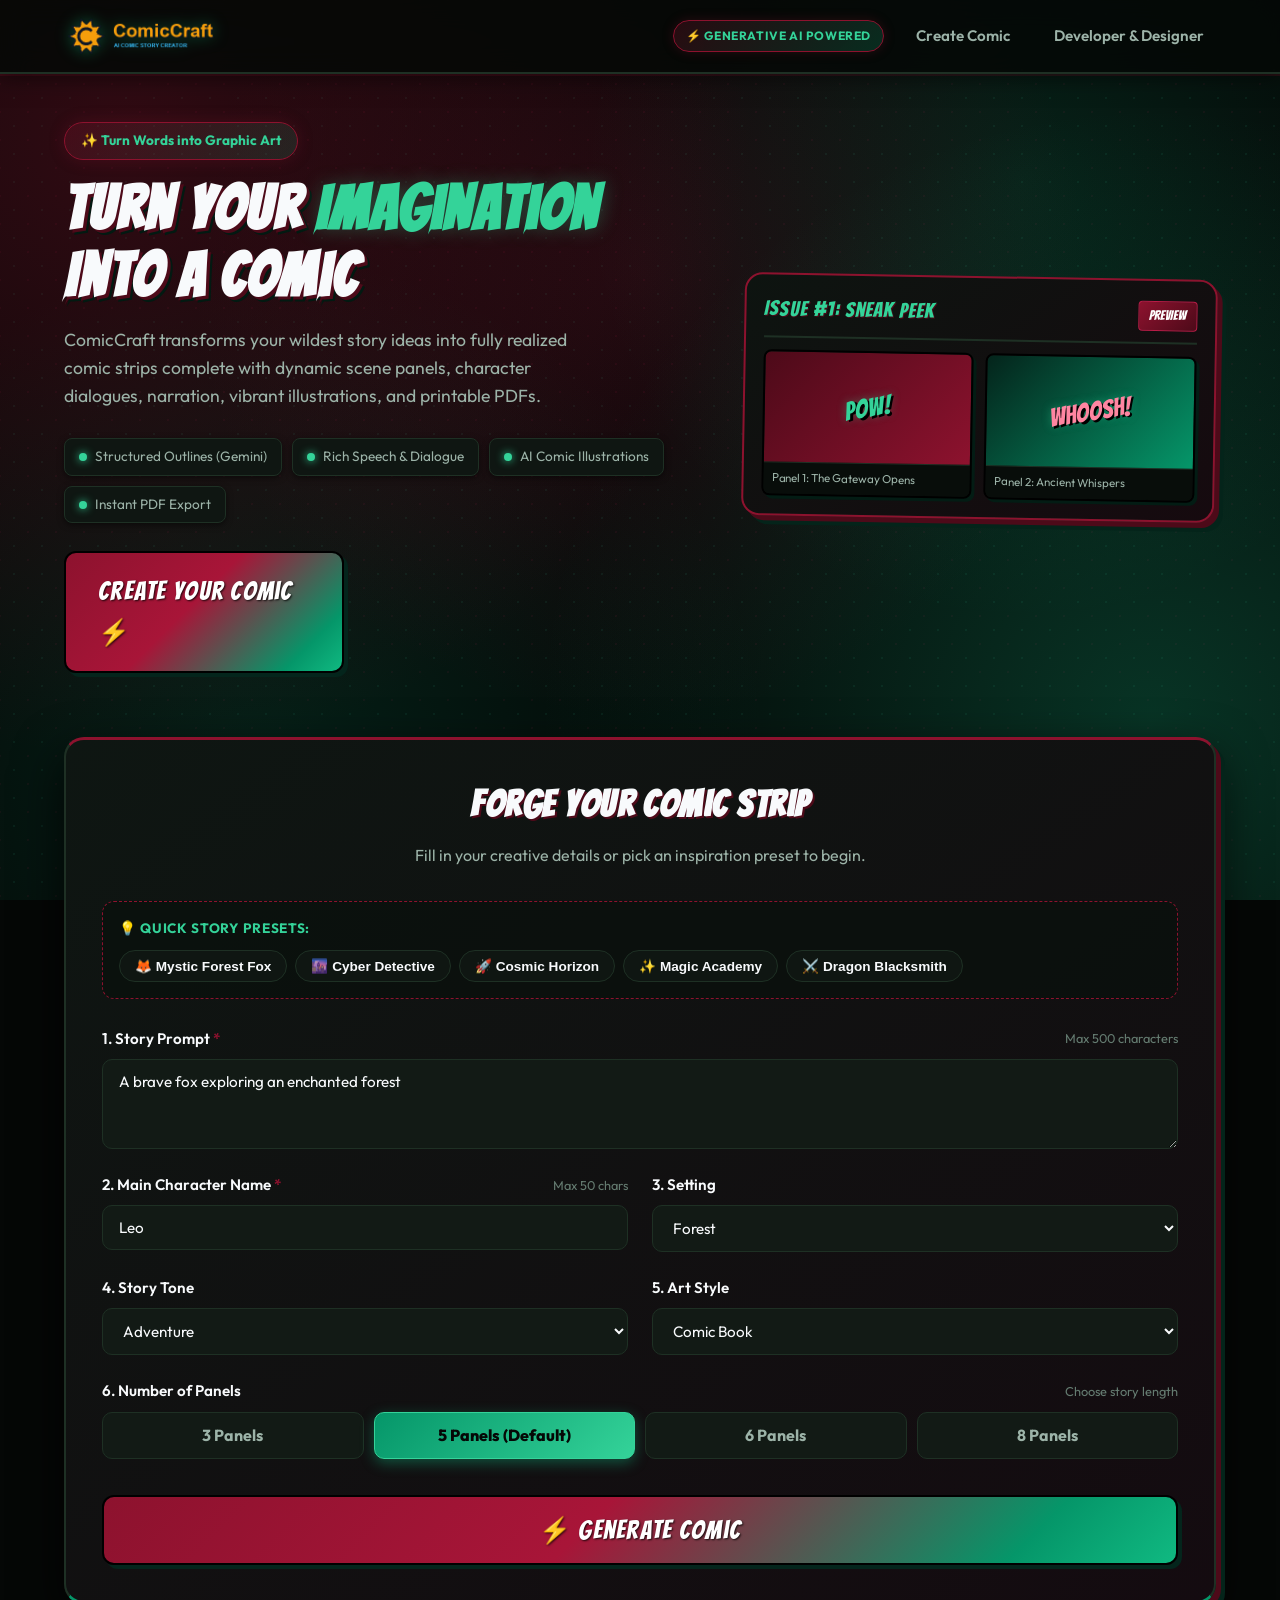
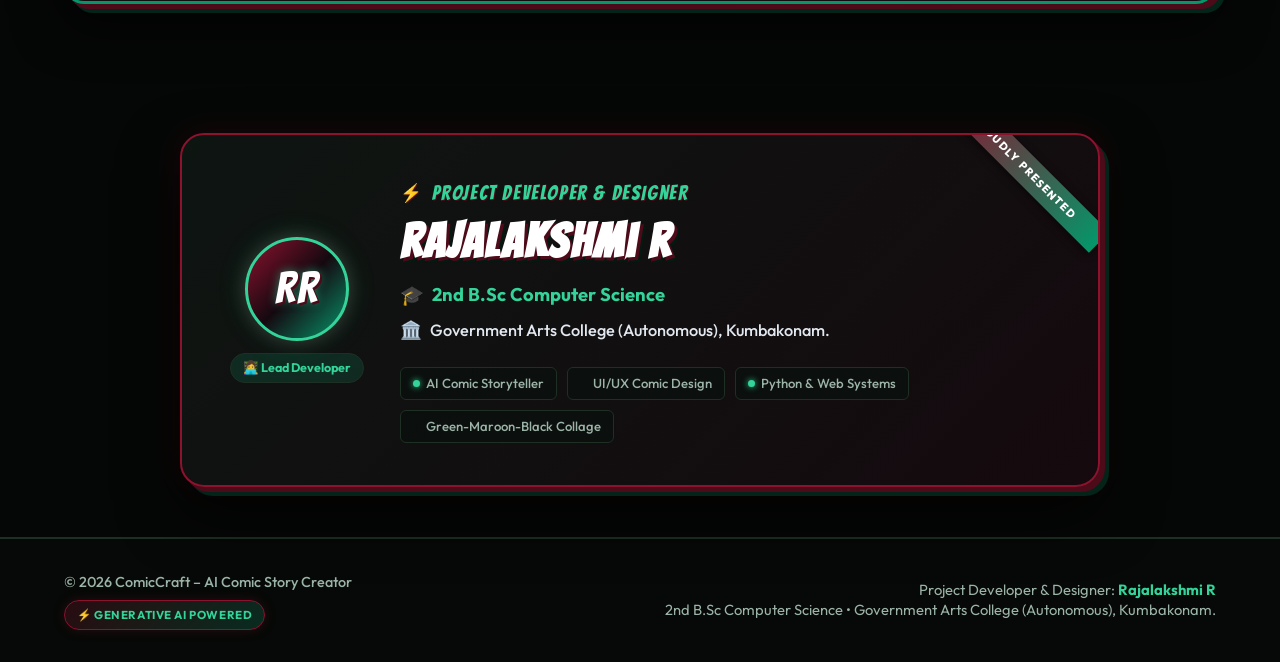
<file: index.html>
<!DOCTYPE html>
<html lang="en">
<head>
  <meta charset="UTF-8">
  <meta name="viewport" content="width=device-width, initial-scale=1.0">
  <title>ComicCraft – AI Comic Story Creator</title>
  <meta name="description" content="Turn your imagination into stunning AI-generated comics with storylines, dialogues, comic illustrations, and downloadable PDFs.">
  <link rel="stylesheet" href="./static/css/style.css">
  <link rel="icon" type="image/png" href="./static/images/logo.png">
</head>
<body>

  <!-- Navigation -->
  <header class="site-nav">
    <div class="container nav-content">
      <a href="#" class="brand-logo" id="nav-brand-logo">
        <img src="./static/images/logo.png" alt="ComicCraft Logo">
      </a>
      <div class="nav-links">
        <span class="nav-badge">⚡ Generative AI Powered</span>
        <a href="#create-comic" class="nav-link">Create Comic</a>
        <a href="#developer-credits" class="nav-link">Developer & Designer</a>
      </div>
    </div>
  </header>

  <!-- Hero Section -->
  <section class="hero-section">
    <div class="container">
      <div class="hero-grid">
        <div class="hero-copy">
          <div class="hero-badge-pill">
            <span>✨ Turn Words into Graphic Art</span>
          </div>
          <h1 class="hero-title">
            Turn Your <span class="highlight">Imagination</span> Into a Comic
          </h1>
          <p class="hero-description">
            ComicCraft transforms your wildest story ideas into fully realized comic strips complete with dynamic scene panels, character dialogues, narration, vibrant illustrations, and printable PDFs.
          </p>

          <div class="hero-feature-tags">
            <div class="feature-tag"><span class="dot"></span> Structured Outlines (Gemini)</div>
            <div class="feature-tag"><span class="dot"></span> Rich Speech & Dialogue</div>
            <div class="feature-tag"><span class="dot"></span> AI Comic Illustrations</div>
            <div class="feature-tag"><span class="dot"></span> Instant PDF Export</div>
          </div>

          <a href="#create-comic" class="btn-generate" style="max-width: 280px; text-decoration: none;" id="cta-hero-btn">
            Create Your Comic ⚡
          </a>
        </div>

        <div class="hero-showcase">
          <div class="showcase-card">
            <div class="showcase-header">
              <span class="showcase-title">Issue #1: Sneak Peek</span>
              <span class="showcase-badge">PREVIEW</span>
            </div>
            <div class="showcase-mockup-strip">
              <div class="mockup-panel">
                <div class="mockup-panel-visual">
                  <span class="mockup-sfx">POW!</span>
                </div>
                <div class="mockup-panel-caption">Panel 1: The Gateway Opens</div>
              </div>
              <div class="mockup-panel">
                <div class="mockup-panel-visual" style="background: linear-gradient(135deg, #04241b, #059669);">
                  <span class="mockup-sfx" style="color: #ff85a1;">WHOOSH!</span>
                </div>
                <div class="mockup-panel-caption">Panel 2: Ancient Whispers</div>
              </div>
            </div>
          </div>
        </div>
      </div>
    </div>
  </section>

  <!-- Comic Creation Form Section -->
  <main class="creation-section" id="create-comic">
    <div class="container">
      <div class="form-wrapper">
        <div class="form-header">
          <h2 class="form-headline">Forge Your Comic Strip</h2>
          <p class="form-subheadline">Fill in your creative details or pick an inspiration preset to begin.</p>
        </div>

        <!-- Preset Inspirations Bar -->
        <div class="presets-container">
          <div class="presets-label">
            <span>💡 Quick Story Presets:</span>
          </div>
          <div class="presets-chips">
            <button type="button" class="preset-btn" data-preset="fox">🦊 Mystic Forest Fox</button>
            <button type="button" class="preset-btn" data-preset="cyber">🌆 Cyber Detective</button>
            <button type="button" class="preset-btn" data-preset="space">🚀 Cosmic Horizon</button>
            <button type="button" class="preset-btn" data-preset="academy">✨ Magic Academy</button>
            <button type="button" class="preset-btn" data-preset="fantasy">⚔️ Dragon Blacksmith</button>
          </div>
        </div>

        <form action="#" method="POST" id="comic-form">
          <div class="form-grid">

            <!-- Field 1: Story Prompt -->
            <div class="form-group full-width">
              <label for="story_prompt" class="form-label">
                <span>1. Story Prompt <span style="color: var(--comic-red);">*</span></span>
                <span class="label-hint">Max 500 characters</span>
              </label>
              <textarea 
                id="story_prompt" 
                name="story_prompt" 
                class="textarea-field" 
                placeholder="e.g. A brave fox exploring an enchanted forest to uncover a hidden celestial crystal..." 
                required 
                minlength="3" 
                maxlength="500"
              >A brave fox exploring an enchanted forest</textarea>
            </div>

            <!-- Field 2: Character Name -->
            <div class="form-group">
              <label for="character_name" class="form-label">
                <span>2. Main Character Name <span style="color: var(--comic-red);">*</span></span>
                <span class="label-hint">Max 50 chars</span>
              </label>
              <input 
                type="text" 
                id="character_name" 
                name="character_name" 
                class="input-field" 
                placeholder="e.g. Leo" 
                value="Leo" 
                required 
                maxlength="50"
              >
            </div>

            <!-- Field 3: Setting -->
            <div class="form-group">
              <label for="setting" class="form-label">
                <span>3. Setting</span>
              </label>
              <select id="setting" name="setting" class="select-field">
                <option value="Forest" selected>Forest</option>
                <option value="School">School</option>
                <option value="City">City</option>
                <option value="Space">Space</option>
                <option value="Fantasy World">Fantasy World</option>
                <option value="Custom">Custom</option>
              </select>
            </div>

            <!-- Field 4: Story Tone -->
            <div class="form-group">
              <label for="tone" class="form-label">
                <span>4. Story Tone</span>
              </label>
              <select id="tone" name="tone" class="select-field">
                <option value="Adventure" selected>Adventure</option>
                <option value="Funny">Funny</option>
                <option value="Dramatic">Dramatic</option>
                <option value="Emotional">Emotional</option>
                <option value="Mystery">Mystery</option>
                <option value="Light-hearted">Light-hearted</option>
              </select>
            </div>

            <!-- Field 5: Art Style -->
            <div class="form-group">
              <label for="art_style" class="form-label">
                <span>5. Art Style</span>
              </label>
              <select id="art_style" name="art_style" class="select-field">
                <option value="Comic Book" selected>Comic Book</option>
                <option value="Anime">Anime</option>
                <option value="Cartoon">Cartoon</option>
                <option value="Pixel Art">Pixel Art</option>
                <option value="Fantasy">Fantasy</option>
                <option value="Realistic">Realistic</option>
              </select>
            </div>

            <!-- Field 6: Number of Panels -->
            <div class="form-group full-width">
              <label class="form-label">
                <span>6. Number of Panels</span>
                <span class="label-hint">Choose story length</span>
              </label>
              <div class="panel-selector">
                <label class="panel-radio-label">
                  <input type="radio" name="panel_count" value="3">
                  <div class="panel-radio-box">3 Panels</div>
                </label>
                <label class="panel-radio-label">
                  <input type="radio" name="panel_count" value="5" checked>
                  <div class="panel-radio-box">5 Panels (Default)</div>
                </label>
                <label class="panel-radio-label">
                  <input type="radio" name="panel_count" value="6">
                  <div class="panel-radio-box">6 Panels</div>
                </label>
                <label class="panel-radio-label">
                  <input type="radio" name="panel_count" value="8">
                  <div class="panel-radio-box">8 Panels</div>
                </label>
              </div>
            </div>

            <!-- Submit Button -->
            <div class="submit-container">
              <button type="submit" class="btn-generate" id="btn-generate">
                ⚡ Generate Comic
              </button>
            </div>

          </div>
        </form>
      </div>
    </div>
  </main>

  <!-- Project Developer & Designer Showcase Section -->
  <section class="developer-section" id="developer-credits">
    <div class="container">
      <div class="developer-card">
        <div class="developer-decor-badge">PROUDLY PRESENTED</div>
        <div class="developer-avatar-wrapper">
          <div class="developer-avatar">
            <span class="developer-initials">RR</span>
          </div>
          <span class="developer-status-badge">👩‍💻 Lead Developer</span>
        </div>
        <div class="developer-info">
          <div class="developer-role-tag">
            <span class="role-icon">⚡</span>
            <span>Project Developer &amp; Designer</span>
          </div>
          <h2 class="developer-name">Rajalakshmi R</h2>
          <div class="developer-degree">
            <span class="degree-icon">🎓</span>
            <span>2nd B.Sc Computer Science</span>
          </div>
          <div class="developer-college">
            <span class="college-icon">🏛️</span>
            <span>Government Arts College (Autonomous), Kumbakonam.</span>
          </div>
          <div class="developer-skills-collage">
            <span class="skill-pill"><span class="pill-dot emerald"></span> AI Comic Storyteller</span>
            <span class="skill-pill"><span class="pill-dot maroon"></span> UI/UX Comic Design</span>
            <span class="skill-pill"><span class="pill-dot emerald"></span> Python &amp; Web Systems</span>
            <span class="skill-pill"><span class="pill-dot maroon"></span> Green-Maroon-Black Collage</span>
          </div>
        </div>
      </div>
    </div>
  </section>

  <!-- Fullscreen Loading Overlay -->
  <div class="loading-overlay" id="loading-overlay" aria-live="assertive" role="dialog" aria-modal="true">
    <div class="loading-modal">
      <span class="loading-badge">GENERATING ISSUE #1</span>
      <h2 class="loading-title">Creating Your Comic...</h2>
      <p class="loading-subtitle">Please wait while our generative AI engines orchestrate your story.</p>

      <div class="progress-container">
        <div class="progress-bar-fill" id="progress-bar-fill"></div>
      </div>

      <div class="stages-list">
        <div class="stage-item active" data-stage="0">
          <div class="stage-icon">1</div>
          <span>1. Understanding your story...</span>
        </div>
        <div class="stage-item" data-stage="1">
          <div class="stage-icon">2</div>
          <span>2. Creating comic outline...</span>
        </div>
        <div class="stage-item" data-stage="2">
          <div class="stage-icon">3</div>
          <span>3. Writing dialogue...</span>
        </div>
        <div class="stage-item" data-stage="3">
          <div class="stage-icon">4</div>
          <span>4. Creating illustrations...</span>
        </div>
        <div class="stage-item" data-stage="4">
          <div class="stage-icon">5</div>
          <span>5. Building comic layout...</span>
        </div>
        <div class="stage-item" data-stage="5">
          <div class="stage-icon">6</div>
          <span>6. Preparing PDF...</span>
        </div>
      </div>
    </div>
  </div>

  <!-- Footer -->
  <footer class="site-footer">
    <div class="container footer-content">
      <div class="footer-brand">
        <p class="footer-title">© 2026 ComicCraft – AI Comic Story Creator</p>
        <span class="nav-badge" style="font-size: 0.72rem; margin-top: 6px;">⚡ Generative AI Powered</span>
      </div>
      <div class="footer-developer-credit">
        <p>Project Developer &amp; Designer: <strong>Rajalakshmi R</strong></p>
        <p class="footer-subtext">2nd B.Sc Computer Science • Government Arts College (Autonomous), Kumbakonam.</p>
      </div>
    </div>
  </footer>

  <script src="./static/js/script.js"></script>
</body>
</html>
</file>
<file: static/css/style.css>
/* ==========================================================================
   ComicCraft Design System & Stylesheet
   Modern Comic-Inspired UI – Green, Maroon & Black Collage Edition
   ========================================================================== */

@import url('https://fonts.googleapis.com/css2?family=Bangers&family=Outfit:wght@300;400;500;600;700;800;900&display=swap');

:root {
  /* Color Palette – Green, Maroon & Black Collage */
  --bg-primary: #050706;
  --bg-secondary: #0b110e;
  --bg-card: #0f1612;
  --bg-card-glass: rgba(15, 22, 18, 0.88);
  --bg-card-maroon: #160a0f;
  --bg-input: #121a15;
  
  /* Borders */
  --border-color: #1e3024;
  --border-highlight: #10b981;
  --border-maroon: #8d122e;
  --border-maroon-bright: #b91c47;
  
  /* Maroon Palette */
  --color-maroon: #800020;
  --color-maroon-rich: #8d122e;
  --color-maroon-light: #b91c47;
  --color-maroon-dark: #4d0a19;
  --color-maroon-glow: rgba(185, 28, 71, 0.4);
  --comic-red: #8d122e;
  --comic-red-glow: rgba(141, 18, 46, 0.35);

  /* Emerald Green Palette */
  --color-green: #10b981;
  --color-green-emerald: #059669;
  --color-green-neon: #34d399;
  --color-green-dark: #064e3b;
  --color-green-glow: rgba(16, 185, 129, 0.4);
  --comic-green: #10b981;
  --comic-cyan: #34d399;
  --comic-yellow: #34d399; /* Mint emerald accent */
  --comic-yellow-glow: rgba(52, 211, 153, 0.35);
  --comic-blue: #059669;
  --comic-purple: #8d122e;

  /* Text Colors */
  --text-main: #f8fafc;
  --text-secondary: #9cb3a8;
  --text-muted: #647b70;
  --text-dark: #050806;
  --text-emerald: #34d399;
  --text-maroon: #ff7597;

  /* Typography */
  --font-display: 'Bangers', cursive, 'Impact', sans-serif;
  --font-body: 'Outfit', -apple-system, BlinkMacSystemFont, 'Segoe UI', Roboto, sans-serif;

  /* Elevation & Comic Shadows (Collage Multi-Layer Depth) */
  --shadow-sm: 0 2px 6px rgba(0, 0, 0, 0.5);
  --shadow-md: 0 6px 18px rgba(0, 0, 0, 0.65);
  --shadow-lg: 0 16px 36px rgba(0, 0, 0, 0.8);
  --comic-shadow: 4px 4px 0px #031c14;
  --comic-shadow-maroon: 4px 4px 0px #4d0a19;
  --comic-shadow-lg: 6px 6px 0px #02140e;
  --comic-shadow-lg-maroon: 6px 6px 0px #4d0a19;
  --comic-shadow-collage: 5px 5px 0px #4d0a19, 9px 9px 0px #04241a;

  /* Transitions */
  --transition-fast: 0.15s ease;
  --transition-normal: 0.25s ease;
}

/* Base Reset */
*, *::before, *::after {
  box-sizing: border-box;
  margin: 0;
  padding: 0;
}

body {
  font-family: var(--font-body);
  background-color: var(--bg-primary);
  color: var(--text-main);
  min-height: 100vh;
  display: flex;
  flex-direction: column;
  line-height: 1.6;
  /* Rich Green & Maroon with Black Collage Background */
  background-image: 
    radial-gradient(circle at 10% 15%, rgba(141, 18, 46, 0.32) 0%, transparent 45%),
    radial-gradient(circle at 90% 80%, rgba(16, 185, 129, 0.25) 0%, transparent 45%),
    radial-gradient(circle at 50% 30%, rgba(185, 28, 71, 0.15) 0%, transparent 50%),
    radial-gradient(circle at 20% 85%, rgba(5, 150, 105, 0.18) 0%, transparent 40%),
    radial-gradient(circle at 80% 20%, rgba(16, 185, 129, 0.15) 0%, transparent 35%),
    radial-gradient(rgba(52, 211, 153, 0.08) 1.2px, transparent 1.2px),
    radial-gradient(rgba(185, 28, 71, 0.08) 1.2px, transparent 1.2px);
  background-size: 100% 100%, 100% 100%, 100% 100%, 100% 100%, 100% 100%, 28px 28px, 28px 28px;
  background-position: 0 0, 0 0, 0 0, 0 0, 0 0, 0 0, 14px 14px;
  background-attachment: fixed;
}

/* Container */
.container {
  width: 100%;
  max-width: 1200px;
  margin: 0 auto;
  padding: 0 24px;
}

/* ==========================================================================
   Navigation Bar
   ========================================================================== */
.site-nav {
  position: sticky;
  top: 0;
  z-index: 50;
  backdrop-filter: blur(14px);
  -webkit-backdrop-filter: blur(14px);
  background-color: rgba(5, 8, 6, 0.88);
  border-bottom: 2px solid var(--border-color);
  box-shadow: 0 4px 20px rgba(0, 0, 0, 0.5), 0 2px 0px rgba(141, 18, 46, 0.25);
  padding: 14px 0;
}

.nav-content {
  display: flex;
  align-items: center;
  justify-content: space-between;
}

.brand-logo {
  display: flex;
  align-items: center;
  text-decoration: none;
  gap: 12px;
}

.brand-logo img {
  height: 44px;
  width: auto;
  object-fit: contain;
  filter: drop-shadow(0 0 8px rgba(16, 185, 129, 0.4));
}

.nav-links {
  display: flex;
  align-items: center;
  gap: 20px;
}

.nav-link {
  color: var(--text-secondary);
  text-decoration: none;
  font-weight: 600;
  font-size: 0.95rem;
  transition: all var(--transition-fast);
  padding: 6px 12px;
  border-radius: 6px;
}

.nav-link:hover {
  color: var(--color-green-neon);
  background: rgba(16, 185, 129, 0.1);
}

.nav-badge {
  display: inline-flex;
  align-items: center;
  gap: 6px;
  padding: 5px 12px;
  border-radius: 9999px;
  font-size: 0.75rem;
  font-weight: 700;
  text-transform: uppercase;
  letter-spacing: 0.05em;
  background: linear-gradient(135deg, rgba(141, 18, 46, 0.25), rgba(16, 185, 129, 0.2));
  color: var(--color-green-neon);
  border: 1px solid var(--border-maroon);
  box-shadow: 0 0 12px rgba(141, 18, 46, 0.25);
}

/* ==========================================================================
   Hero Section
   ========================================================================== */
.hero-section {
  padding: 48px 0 32px 0;
}

.hero-grid {
  display: grid;
  grid-template-columns: 1.15fr 0.85fr;
  gap: 40px;
  align-items: center;
}

.hero-badge-pill {
  display: inline-flex;
  align-items: center;
  gap: 8px;
  background: linear-gradient(135deg, rgba(141, 18, 46, 0.25), rgba(16, 185, 129, 0.15));
  border: 1.5px solid var(--border-maroon);
  padding: 7px 16px;
  border-radius: 9999px;
  font-size: 0.85rem;
  font-weight: 700;
  color: var(--color-green-neon);
  box-shadow: 0 0 16px rgba(141, 18, 46, 0.25);
  margin-bottom: 16px;
}

.hero-title {
  font-family: var(--font-display);
  font-size: clamp(2.5rem, 5vw, 3.8rem);
  line-height: 1.1;
  letter-spacing: 0.03em;
  color: var(--text-main);
  margin-bottom: 16px;
  text-shadow: 3px 3px 0px #4d0a19, 5px 5px 0px #021a12;
}

.hero-title .highlight {
  color: var(--color-green-neon);
  position: relative;
  display: inline-block;
  text-shadow: 0 0 20px rgba(52, 211, 153, 0.3);
}

.hero-title .highlight::after {
  content: "";
  position: absolute;
  left: 0;
  bottom: 4px;
  width: 100%;
  height: 8px;
  background: linear-gradient(90deg, var(--color-maroon-rich), var(--color-maroon-bright));
  z-index: -1;
  transform: skew(-10deg);
  border-radius: 2px;
}

.hero-description {
  font-size: 1.1rem;
  color: var(--text-secondary);
  margin-bottom: 28px;
  max-width: 540px;
}

.hero-feature-tags {
  display: flex;
  flex-wrap: wrap;
  gap: 10px;
  margin-bottom: 28px;
}

.feature-tag {
  display: flex;
  align-items: center;
  gap: 8px;
  padding: 7px 14px;
  background: var(--bg-card);
  border: 1.5px solid var(--border-color);
  border-radius: 8px;
  font-size: 0.85rem;
  color: var(--text-secondary);
  box-shadow: var(--shadow-sm);
  transition: all var(--transition-fast);
}

.feature-tag:hover {
  border-color: var(--color-green-neon);
  color: var(--text-main);
}

.feature-tag .dot {
  width: 8px;
  height: 8px;
  border-radius: 50%;
  background-color: var(--color-green-neon);
  box-shadow: 0 0 8px var(--color-green-neon);
}

/* Hero Showcase Card */
.hero-showcase {
  position: relative;
}

.showcase-card {
  background: linear-gradient(145deg, #0d1410, #160a0f);
  border: 2.5px solid var(--border-maroon);
  border-radius: 18px;
  padding: 18px;
  box-shadow: var(--comic-shadow-collage);
  position: relative;
  overflow: hidden;
  transform: rotate(1deg);
  transition: transform var(--transition-normal);
}

.showcase-card:hover {
  transform: rotate(0deg) scale(1.02);
  border-color: var(--color-green-neon);
}

.showcase-header {
  display: flex;
  justify-content: space-between;
  align-items: center;
  border-bottom: 2px solid var(--border-color);
  padding-bottom: 10px;
  margin-bottom: 12px;
}

.showcase-title {
  font-family: var(--font-display);
  font-size: 1.3rem;
  letter-spacing: 0.05em;
  color: var(--color-green-neon);
  text-shadow: 1px 1px 0px #4d0a19;
}

.showcase-badge {
  background: linear-gradient(135deg, var(--color-maroon-rich), var(--color-maroon-dark));
  color: #fff;
  font-family: var(--font-display);
  font-size: 0.85rem;
  padding: 3px 10px;
  border-radius: 4px;
  border: 1px solid var(--border-maroon-bright);
}

.showcase-mockup-strip {
  display: grid;
  grid-template-columns: repeat(2, 1fr);
  gap: 12px;
}

.mockup-panel {
  background: var(--bg-secondary);
  border: 2px solid #000;
  border-radius: 8px;
  overflow: hidden;
  position: relative;
  box-shadow: 3px 3px 0px #031c14;
}

.mockup-panel-visual {
  height: 110px;
  background: linear-gradient(135deg, #4d0a19, #8d122e);
  display: flex;
  align-items: center;
  justify-content: center;
  position: relative;
}

.mockup-sfx {
  font-family: var(--font-display);
  font-size: 1.6rem;
  color: var(--color-green-neon);
  text-shadow: 2px 2px 0px #000, 0 0 10px rgba(52, 211, 153, 0.4);
  transform: rotate(-10deg);
}

.mockup-panel-caption {
  padding: 6px 8px;
  font-size: 0.72rem;
  color: var(--text-secondary);
  background: #080d0a;
  border-top: 1px solid var(--border-color);
}

/* ==========================================================================
   Creation Form Section
   ========================================================================== */
.creation-section {
  padding: 32px 0 64px 0;
}

.form-wrapper {
  background: linear-gradient(145deg, #0e1612, #140b10);
  border: 2px solid var(--border-color);
  border-top: 3px solid var(--color-maroon-rich);
  border-bottom: 3px solid var(--color-green-emerald);
  border-radius: 20px;
  padding: 36px;
  box-shadow: var(--comic-shadow-collage), 0 20px 50px rgba(0, 0, 0, 0.8);
  position: relative;
}

.form-header {
  text-align: center;
  margin-bottom: 32px;
}

.form-headline {
  font-family: var(--font-display);
  font-size: 2.3rem;
  letter-spacing: 0.04em;
  color: var(--text-main);
  text-shadow: 2px 2px 0px #4d0a19;
  margin-bottom: 8px;
}

.form-subheadline {
  color: var(--text-secondary);
  font-size: 1rem;
}

/* Presets Bar */
.presets-container {
  margin-bottom: 28px;
  padding: 16px;
  background: rgba(10, 16, 13, 0.75);
  border: 1.5px dashed var(--border-maroon);
  border-radius: 12px;
}

.presets-label {
  font-size: 0.85rem;
  font-weight: 700;
  text-transform: uppercase;
  letter-spacing: 0.05em;
  color: var(--color-green-neon);
  margin-bottom: 10px;
  display: flex;
  align-items: center;
  gap: 6px;
}

.presets-chips {
  display: flex;
  flex-wrap: wrap;
  gap: 8px;
}

.preset-btn {
  background: var(--bg-card);
  border: 1.5px solid var(--border-color);
  color: var(--text-main);
  padding: 7px 15px;
  border-radius: 9999px;
  font-size: 0.85rem;
  font-weight: 600;
  cursor: pointer;
  transition: all var(--transition-fast);
  display: inline-flex;
  align-items: center;
  gap: 6px;
}

.preset-btn:hover {
  background: linear-gradient(135deg, var(--color-maroon-rich), var(--color-maroon-dark));
  color: #fff;
  border-color: var(--color-green-neon);
  box-shadow: 0 4px 15px rgba(141, 18, 46, 0.4);
  transform: translateY(-2px);
}

/* Form Layout */
.form-grid {
  display: grid;
  grid-template-columns: repeat(2, 1fr);
  gap: 24px;
}

.form-group {
  display: flex;
  flex-direction: column;
  gap: 8px;
}

.form-group.full-width {
  grid-column: 1 / -1;
}

.form-label {
  font-weight: 600;
  font-size: 0.95rem;
  color: var(--text-main);
  display: flex;
  align-items: center;
  justify-content: space-between;
}

.label-hint {
  font-size: 0.8rem;
  font-weight: 400;
  color: var(--text-muted);
}

.input-field,
.textarea-field,
.select-field {
  width: 100%;
  background-color: var(--bg-input);
  border: 1.5px solid var(--border-color);
  border-radius: 10px;
  padding: 12px 16px;
  color: var(--text-main);
  font-family: var(--font-body);
  font-size: 0.95rem;
  transition: all var(--transition-fast);
}

.input-field:focus,
.textarea-field:focus,
.select-field:focus {
  outline: none;
  border-color: var(--color-green-neon);
  box-shadow: 0 0 0 3px var(--color-green-glow), 0 0 16px rgba(141, 18, 46, 0.2);
}

.textarea-field {
  resize: vertical;
  min-height: 90px;
}

.select-field {
  cursor: pointer;
}

/* Panel Count Pills */
.panel-selector {
  display: grid;
  grid-template-columns: repeat(4, 1fr);
  gap: 10px;
}

.panel-radio-label {
  cursor: pointer;
  user-select: none;
}

.panel-radio-label input[type="radio"] {
  display: none;
}

.panel-radio-box {
  background: var(--bg-input);
  border: 1.5px solid var(--border-color);
  border-radius: 10px;
  padding: 10px;
  text-align: center;
  font-weight: 700;
  font-size: 1rem;
  transition: all var(--transition-fast);
  color: var(--text-secondary);
}

.panel-radio-label input[type="radio"]:checked + .panel-radio-box {
  background: linear-gradient(135deg, var(--color-green-emerald), var(--color-green-neon));
  border-color: var(--color-green-neon);
  color: #050806;
  font-weight: 800;
  box-shadow: 0 4px 14px var(--color-green-glow);
}

/* Submit Button */
.submit-container {
  grid-column: 1 / -1;
  margin-top: 12px;
}

.btn-generate {
  width: 100%;
  padding: 18px 32px;
  background: linear-gradient(135deg, #8d122e 0%, #a81538 45%, #059669 85%, #10b981 100%);
  color: #ffffff;
  border: 2px solid #000;
  border-radius: 12px;
  font-family: var(--font-display);
  font-size: 1.6rem;
  letter-spacing: 0.05em;
  cursor: pointer;
  box-shadow: 4px 4px 0px #04251c;
  text-shadow: 1px 1px 2px rgba(0, 0, 0, 0.8);
  transition: all var(--transition-fast);
  display: flex;
  align-items: center;
  justify-content: center;
  gap: 12px;
}

.btn-generate:hover:not(:disabled) {
  transform: translate(-2px, -2px);
  box-shadow: 6px 6px 0px #4d0a19, 0 0 22px rgba(16, 185, 129, 0.4);
  filter: brightness(1.1);
}

.btn-generate:active:not(:disabled) {
  transform: translate(2px, 2px);
  box-shadow: 2px 2px 0px #04251c;
}

.btn-generate:disabled {
  opacity: 0.6;
  cursor: not-allowed;
  filter: grayscale(0.5);
}

/* Error Banner */
.alert-error {
  background: rgba(141, 18, 46, 0.2);
  border: 1px solid var(--border-maroon-bright);
  color: #fca5a5;
  padding: 14px 18px;
  border-radius: 10px;
  margin-bottom: 24px;
  display: flex;
  align-items: center;
  gap: 12px;
  font-weight: 500;
}

/* ==========================================================================
   Full Screen Loading Interface
   ========================================================================== */
.loading-overlay {
  display: none;
  position: fixed;
  inset: 0;
  z-index: 9999;
  background-color: rgba(5, 7, 6, 0.94);
  backdrop-filter: blur(18px);
  -webkit-backdrop-filter: blur(18px);
  align-items: center;
  justify-content: center;
  padding: 24px;
}

.loading-overlay.active {
  display: flex;
}

.loading-modal {
  background: linear-gradient(145deg, #0e1612, #160a0f);
  border: 2.5px solid var(--border-maroon);
  border-radius: 20px;
  padding: 40px;
  max-width: 560px;
  width: 100%;
  box-shadow: 0 25px 60px rgba(0, 0, 0, 0.9), var(--comic-shadow-collage);
  text-align: center;
  position: relative;
  overflow: hidden;
}

.loading-badge {
  display: inline-block;
  background: linear-gradient(135deg, var(--color-maroon-rich), var(--color-maroon-dark));
  color: #fff;
  font-family: var(--font-display);
  font-size: 0.9rem;
  padding: 4px 14px;
  border-radius: 6px;
  letter-spacing: 0.05em;
  border: 1px solid var(--border-maroon-bright);
  margin-bottom: 16px;
}

.loading-title {
  font-family: var(--font-display);
  font-size: 2.4rem;
  letter-spacing: 0.04em;
  color: var(--text-main);
  text-shadow: 2px 2px 0px #4d0a19;
  margin-bottom: 8px;
}

.loading-subtitle {
  color: var(--text-secondary);
  font-size: 0.95rem;
  margin-bottom: 28px;
}

/* Animated Progress Bar */
.progress-container {
  width: 100%;
  height: 12px;
  background: #080d0a;
  border-radius: 9999px;
  overflow: hidden;
  border: 1px solid var(--border-color);
  margin-bottom: 28px;
  position: relative;
}

.progress-bar-fill {
  height: 100%;
  width: 15%;
  background: linear-gradient(90deg, #8d122e, #059669, #34d399, #8d122e);
  background-size: 200% 100%;
  border-radius: 9999px;
  transition: width 0.4s ease;
  animation: gradientShift 2s linear infinite;
}

@keyframes gradientShift {
  0% { background-position: 0% 50%; }
  100% { background-position: 200% 50%; }
}

/* Stage List */
.stages-list {
  display: flex;
  flex-direction: column;
  gap: 10px;
  text-align: left;
}

.stage-item {
  display: flex;
  align-items: center;
  gap: 12px;
  padding: 10px 14px;
  background: var(--bg-secondary);
  border: 1px solid var(--border-color);
  border-radius: 8px;
  font-size: 0.9rem;
  color: var(--text-muted);
  transition: all var(--transition-normal);
}

.stage-icon {
  width: 20px;
  height: 20px;
  display: flex;
  align-items: center;
  justify-content: center;
  border-radius: 50%;
  font-size: 0.75rem;
  font-weight: 700;
  background: var(--border-color);
  color: var(--text-secondary);
  flex-shrink: 0;
}

.stage-item.active {
  color: var(--text-main);
  border-color: var(--color-green-neon);
  background: rgba(16, 185, 129, 0.1);
  font-weight: 600;
}

.stage-item.active .stage-icon {
  background: var(--color-green-neon);
  color: #050806;
  box-shadow: 0 0 10px var(--color-green-glow);
}

.stage-item.completed {
  color: var(--color-green-neon);
  border-color: rgba(16, 185, 129, 0.35);
  background: rgba(16, 185, 129, 0.06);
}

.stage-item.completed .stage-icon {
  background: var(--color-green-emerald);
  color: #fff;
}

/* ==========================================================================
   Comic Preview Page
   ========================================================================== */
.preview-header-section {
  padding: 36px 0 24px 0;
  border-bottom: 2px solid var(--border-color);
  background: linear-gradient(180deg, rgba(141, 18, 46, 0.12) 0%, transparent 100%);
}

.preview-top-bar {
  display: flex;
  align-items: center;
  justify-content: space-between;
  flex-wrap: wrap;
  gap: 16px;
  margin-bottom: 20px;
}

.comic-main-title {
  font-family: var(--font-display);
  font-size: clamp(2.2rem, 4vw, 3.2rem);
  letter-spacing: 0.04em;
  color: var(--color-green-neon);
  text-shadow: 3px 3px 0px #4d0a19, 5px 5px 0px #02140e;
  line-height: 1.1;
}

.preview-actions {
  display: flex;
  align-items: center;
  gap: 12px;
  flex-wrap: wrap;
}

.btn-secondary {
  background: var(--bg-card);
  border: 1.5px solid var(--border-color);
  color: var(--text-main);
  padding: 10px 18px;
  border-radius: 8px;
  font-weight: 600;
  font-size: 0.9rem;
  text-decoration: none;
  cursor: pointer;
  transition: all var(--transition-fast);
  display: inline-flex;
  align-items: center;
  gap: 8px;
}

.btn-secondary:hover {
  border-color: var(--color-green-neon);
  color: var(--color-green-neon);
  background: rgba(16, 185, 129, 0.08);
  transform: translateY(-2px);
}

.btn-pdf-download {
  background: linear-gradient(135deg, var(--color-maroon-rich) 0%, var(--color-maroon-dark) 100%);
  color: #fff;
  border: 2px solid var(--color-green-neon);
  padding: 10px 22px;
  border-radius: 8px;
  font-family: var(--font-display);
  font-size: 1.25rem;
  letter-spacing: 0.05em;
  text-decoration: none;
  box-shadow: 4px 4px 0px #031c14;
  transition: all var(--transition-fast);
  display: inline-flex;
  align-items: center;
  gap: 8px;
}

.btn-pdf-download:hover {
  transform: translate(-2px, -2px);
  box-shadow: 6px 6px 0px #031c14, 0 0 16px var(--color-maroon-glow);
  filter: brightness(1.1);
}

.comic-meta-tags {
  display: flex;
  flex-wrap: wrap;
  gap: 10px;
}

.meta-badge {
  display: inline-flex;
  align-items: center;
  gap: 6px;
  padding: 6px 14px;
  background: var(--bg-card);
  border: 1.5px solid var(--border-color);
  border-radius: 6px;
  font-size: 0.85rem;
  color: var(--text-secondary);
}

.meta-badge strong {
  color: var(--color-green-neon);
}

/* Comic Grid & Panel Layout */
.comic-strip-container {
  padding: 40px 0 80px 0;
}

.comic-panels-grid {
  display: grid;
  grid-template-columns: repeat(auto-fit, minmax(420px, 1fr));
  gap: 32px;
}

.comic-panel-card {
  background: #ffffff;
  color: #050806;
  border: 4px solid #060908;
  border-radius: 12px;
  padding: 14px;
  box-shadow: 6px 6px 0px #4d0a19, 10px 10px 0px #031c14;
  display: flex;
  flex-direction: column;
  position: relative;
  transition: transform var(--transition-fast);
}

.comic-panel-card:hover {
  transform: translateY(-4px);
}

/* Panel Header */
.panel-card-header {
  display: flex;
  align-items: center;
  justify-content: space-between;
  border-bottom: 3px solid #060908;
  padding-bottom: 8px;
  margin-bottom: 12px;
}

.panel-card-badge {
  font-family: var(--font-display);
  font-size: 1.1rem;
  background: var(--color-maroon-rich);
  color: #ffffff;
  padding: 3px 12px;
  border: 2px solid #000;
  border-radius: 4px;
  box-shadow: 2px 2px 0px #000;
}

.panel-card-title {
  font-family: var(--font-display);
  font-size: 1.25rem;
  letter-spacing: 0.03em;
  color: #060908;
}

/* Panel Illustration */
.panel-image-wrapper {
  width: 100%;
  aspect-ratio: 4 / 3;
  border: 3px solid #060908;
  border-radius: 6px;
  overflow: hidden;
  position: relative;
  background: #060908;
  margin-bottom: 14px;
}

.panel-image-wrapper img {
  width: 100%;
  height: 100%;
  object-fit: cover;
  display: block;
}

/* Scene Description */
.panel-scene-box {
  font-size: 0.88rem;
  line-height: 1.45;
  color: #334155;
  background: #f8fafc;
  border-left: 3px solid #059669;
  padding: 8px 10px;
  margin-bottom: 10px;
  border-radius: 0 4px 4px 0;
}

.panel-scene-box strong {
  color: #064e3b;
  font-size: 0.8rem;
  text-transform: uppercase;
  letter-spacing: 0.05em;
  display: block;
  margin-bottom: 2px;
}

/* Comic Caption Banner */
.panel-caption-banner {
  background: #ecfdf5;
  border: 2px solid #059669;
  color: #064e3b;
  font-weight: 700;
  font-size: 0.9rem;
  padding: 8px 12px;
  border-radius: 6px;
  margin-bottom: 10px;
  box-shadow: 2px 2px 0px rgba(5, 150, 105, 0.15);
}

/* Comic Narration Box */
.panel-narration-box {
  font-style: italic;
  font-size: 0.88rem;
  color: #7f1d1d;
  background: #fef2f2;
  padding: 8px 12px;
  border-radius: 6px;
  margin-bottom: 12px;
  border: 1px dashed #f87171;
}

/* Speech Bubble Dialogue */
.speech-bubble {
  position: relative;
  background: #f0fdf4;
  border: 2.5px solid #059669;
  border-radius: 12px;
  padding: 10px 14px;
  color: #065f46;
  font-size: 0.92rem;
  font-weight: 600;
  margin-top: auto;
  box-shadow: 2px 2px 0px rgba(5, 150, 105, 0.2);
}

.speech-bubble::after {
  content: "";
  position: absolute;
  bottom: -10px;
  left: 24px;
  border-width: 10px 10px 0;
  border-style: solid;
  border-color: #f0fdf4 transparent;
  display: block;
  width: 0;
}

.speech-bubble::before {
  content: "";
  position: absolute;
  bottom: -13px;
  left: 23px;
  border-width: 12px 11px 0;
  border-style: solid;
  border-color: #059669 transparent;
  display: block;
  width: 0;
}

.dialogue-speaker {
  font-family: var(--font-display);
  font-size: 1rem;
  letter-spacing: 0.05em;
  color: #047857;
  text-transform: uppercase;
}

/* Bottom CTA Dock */
.preview-bottom-dock {
  background: linear-gradient(145deg, #0e1612, #140b10);
  border: 2px solid var(--border-maroon);
  border-radius: 16px;
  padding: 28px;
  box-shadow: var(--comic-shadow-collage);
  display: flex;
  align-items: center;
  justify-content: space-between;
  flex-wrap: wrap;
  gap: 20px;
  margin-top: 24px;
}

/* ==========================================================================
   Export Success Page
   ========================================================================== */
.success-section {
  padding: 60px 0 80px 0;
  display: flex;
  align-items: center;
  justify-content: center;
}

.success-card {
  background: linear-gradient(145deg, #0e1612, #140b10);
  border: 2px solid var(--border-maroon);
  border-radius: 20px;
  padding: 48px;
  max-width: 600px;
  width: 100%;
  text-align: center;
  box-shadow: var(--comic-shadow-collage), 0 20px 40px rgba(0, 0, 0, 0.8);
}

.success-icon-badge {
  width: 80px;
  height: 80px;
  background: rgba(16, 185, 129, 0.15);
  border: 3px solid var(--color-green-neon);
  border-radius: 50%;
  display: flex;
  align-items: center;
  justify-content: center;
  margin: 0 auto 24px auto;
  font-size: 2.2rem;
  color: var(--color-green-neon);
  box-shadow: 0 0 20px var(--color-green-glow);
}

.success-title {
  font-family: var(--font-display);
  font-size: 2.6rem;
  letter-spacing: 0.04em;
  color: var(--color-green-neon);
  text-shadow: 2px 2px 0px #4d0a19;
  margin-bottom: 12px;
}

.success-message {
  color: var(--text-secondary);
  font-size: 1.1rem;
  margin-bottom: 32px;
}

.success-buttons {
  display: flex;
  flex-direction: column;
  gap: 14px;
}

/* ==========================================================================
   Project Developer & Designer Showcase Section (Spacious & Centered)
   ========================================================================== */
.developer-section {
  padding: 65px 0 50px 0;
  position: relative;
}

.developer-card {
  background: linear-gradient(135deg, rgba(14, 22, 18, 0.96) 0%, rgba(22, 10, 15, 0.96) 100%);
  border: 2.5px solid var(--border-maroon);
  border-radius: 24px;
  padding: 42px 48px;
  max-width: 920px;
  margin: 0 auto;
  box-shadow: var(--comic-shadow-collage), 0 25px 60px rgba(0, 0, 0, 0.8), 0 0 30px rgba(141, 18, 46, 0.2);
  position: relative;
  overflow: hidden;
  display: flex;
  align-items: center;
  gap: 36px;
  backdrop-filter: blur(14px);
  -webkit-backdrop-filter: blur(14px);
  transition: transform var(--transition-normal), box-shadow var(--transition-normal);
}

.developer-card:hover {
  transform: translateY(-3px);
  border-color: var(--color-green-neon);
  box-shadow: 6px 6px 0px #4d0a19, 12px 12px 0px #04241a, 0 0 35px rgba(16, 185, 129, 0.3);
}

.developer-decor-badge {
  position: absolute;
  top: 18px;
  right: -32px;
  transform: rotate(45deg);
  background: linear-gradient(90deg, var(--color-maroon-rich), var(--color-green-emerald));
  color: #ffffff;
  font-size: 0.68rem;
  font-weight: 800;
  letter-spacing: 0.12em;
  padding: 6px 36px;
  box-shadow: 0 2px 8px rgba(0, 0, 0, 0.5);
  text-transform: uppercase;
}

/* Avatar / Emblem */
.developer-avatar-wrapper {
  display: flex;
  flex-direction: column;
  align-items: center;
  gap: 12px;
  flex-shrink: 0;
}

.developer-avatar {
  width: 104px;
  height: 104px;
  border-radius: 50%;
  background: linear-gradient(135deg, #8d122e 0%, #150910 50%, #059669 100%);
  display: flex;
  align-items: center;
  justify-content: center;
  position: relative;
  box-shadow: 0 0 24px rgba(16, 185, 129, 0.35), 0 0 16px rgba(141, 18, 46, 0.4);
  border: 3px solid #34d399;
}

.developer-initials {
  font-family: var(--font-display);
  font-size: 2.8rem;
  letter-spacing: 0.05em;
  color: #ffffff;
  text-shadow: 2px 2px 0px #4d0a19, 0 0 10px rgba(52, 211, 153, 0.6);
}

.developer-status-badge {
  display: inline-flex;
  align-items: center;
  gap: 6px;
  font-size: 0.78rem;
  font-weight: 700;
  color: var(--color-green-neon);
  background: rgba(16, 185, 129, 0.15);
  border: 1px solid var(--border-color);
  padding: 4px 12px;
  border-radius: 9999px;
  white-space: nowrap;
}

/* Info Column */
.developer-info {
  display: flex;
  flex-direction: column;
  gap: 6px;
  flex: 1;
}

.developer-role-tag {
  display: inline-flex;
  align-items: center;
  gap: 8px;
  font-family: var(--font-display);
  font-size: 1.25rem;
  letter-spacing: 0.08em;
  color: var(--color-green-neon);
  text-transform: uppercase;
  text-shadow: 1px 1px 0px #4d0a19;
}

.role-icon {
  font-size: 1.1rem;
}

.developer-name {
  font-family: var(--font-display);
  font-size: clamp(2.2rem, 4vw, 3rem);
  letter-spacing: 0.04em;
  color: #ffffff;
  line-height: 1.05;
  text-shadow: 3px 3px 0px #4d0a19, 5px 5px 0px #021a12;
  margin: 2px 0 6px 0;
}

.developer-degree {
  display: inline-flex;
  align-items: center;
  gap: 8px;
  font-size: 1.15rem;
  font-weight: 700;
  color: var(--color-green-neon);
}

.degree-icon {
  font-size: 1.2rem;
}

.developer-college {
  display: inline-flex;
  align-items: center;
  gap: 8px;
  font-size: 1.02rem;
  font-weight: 500;
  color: #e2e8f0;
  margin-bottom: 12px;
}

.college-icon {
  font-size: 1.1rem;
}

.developer-skills-collage {
  display: flex;
  flex-wrap: wrap;
  gap: 10px;
  margin-top: 4px;
}

.skill-pill {
  display: inline-flex;
  align-items: center;
  gap: 6px;
  background: rgba(10, 16, 13, 0.85);
  border: 1px solid var(--border-color);
  padding: 5px 12px;
  border-radius: 6px;
  font-size: 0.82rem;
  color: var(--text-secondary);
  font-weight: 500;
}

.pill-dot {
  width: 7px;
  height: 7px;
  border-radius: 50%;
}

.pill-dot.emerald {
  background-color: var(--color-green-neon);
  box-shadow: 0 0 6px var(--color-green-neon);
}

.pill-dot.maroon {
  background-color: var(--color-maroon-bright);
  box-shadow: 0 0 6px var(--color-maroon-bright);
}

/* ==========================================================================
   Footer
   ========================================================================== */
.site-footer {
  margin-top: auto;
  border-top: 2px solid var(--border-color);
  background-color: #060907;
  padding: 32px 0;
  font-size: 0.9rem;
  color: var(--text-muted);
}

.footer-content {
  display: flex;
  align-items: center;
  justify-content: space-between;
  flex-wrap: wrap;
  gap: 20px;
}

.footer-title {
  color: var(--text-secondary);
  font-weight: 500;
}

.footer-developer-credit {
  text-align: right;
  line-height: 1.4;
}

.footer-developer-credit p {
  color: var(--text-secondary);
  font-size: 0.92rem;
}

.footer-developer-credit strong {
  color: var(--color-green-neon);
}

.footer-subtext {
  font-size: 0.82rem;
  color: var(--text-muted);
}

@media (max-width: 768px) {
  .developer-card {
    flex-direction: column;
    text-align: center;
    padding: 32px 24px;
    gap: 20px;
  }

  .developer-info {
    align-items: center;
  }

  .developer-skills-collage {
    justify-content: center;
  }

  .footer-content {
    flex-direction: column;
    text-align: center;
  }

  .footer-developer-credit {
    text-align: center;
  }
}

/* ==========================================================================
   Responsive Breakpoints
   ========================================================================== */
@media (max-width: 992px) {
  .hero-grid {
    grid-template-columns: 1fr;
    gap: 32px;
  }

  .showcase-card {
    max-width: 500px;
    margin: 0 auto;
    transform: none;
  }

  .form-grid {
    grid-template-columns: 1fr;
  }

  .panel-selector {
    grid-template-columns: repeat(4, 1fr);
  }
}

@media (max-width: 640px) {
  .container {
    padding: 0 16px;
  }

  .form-wrapper {
    padding: 24px 18px;
  }

  .comic-panels-grid {
    grid-template-columns: 1fr;
  }

  .panel-selector {
    grid-template-columns: repeat(2, 1fr);
  }

  .preview-top-bar {
    flex-direction: column;
    align-items: flex-start;
  }

  .preview-actions {
    width: 100%;
  }

  .btn-pdf-download,
  .btn-secondary {
    width: 100%;
    justify-content: center;
  }

  .preview-bottom-dock {
    flex-direction: column;
    text-align: center;
  }

  .loading-modal {
    padding: 24px 18px;
  }
}
</file>
